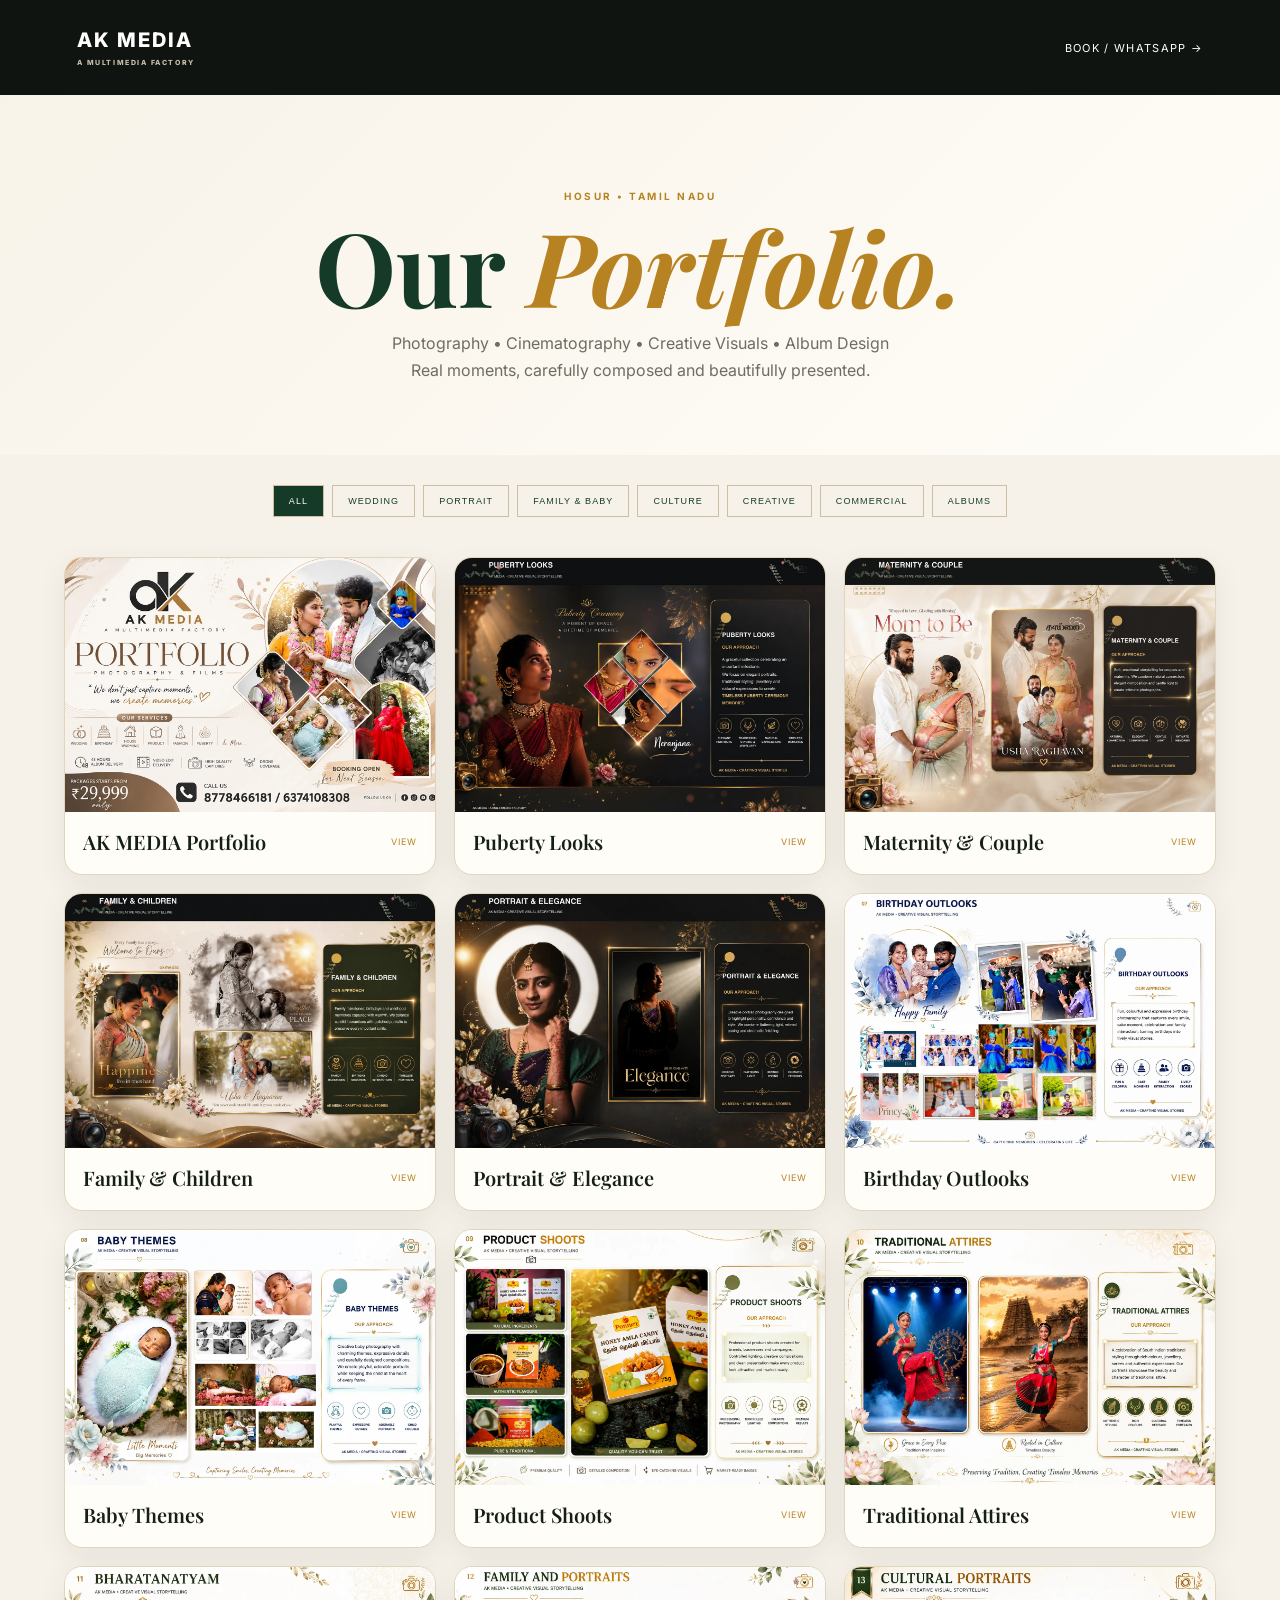
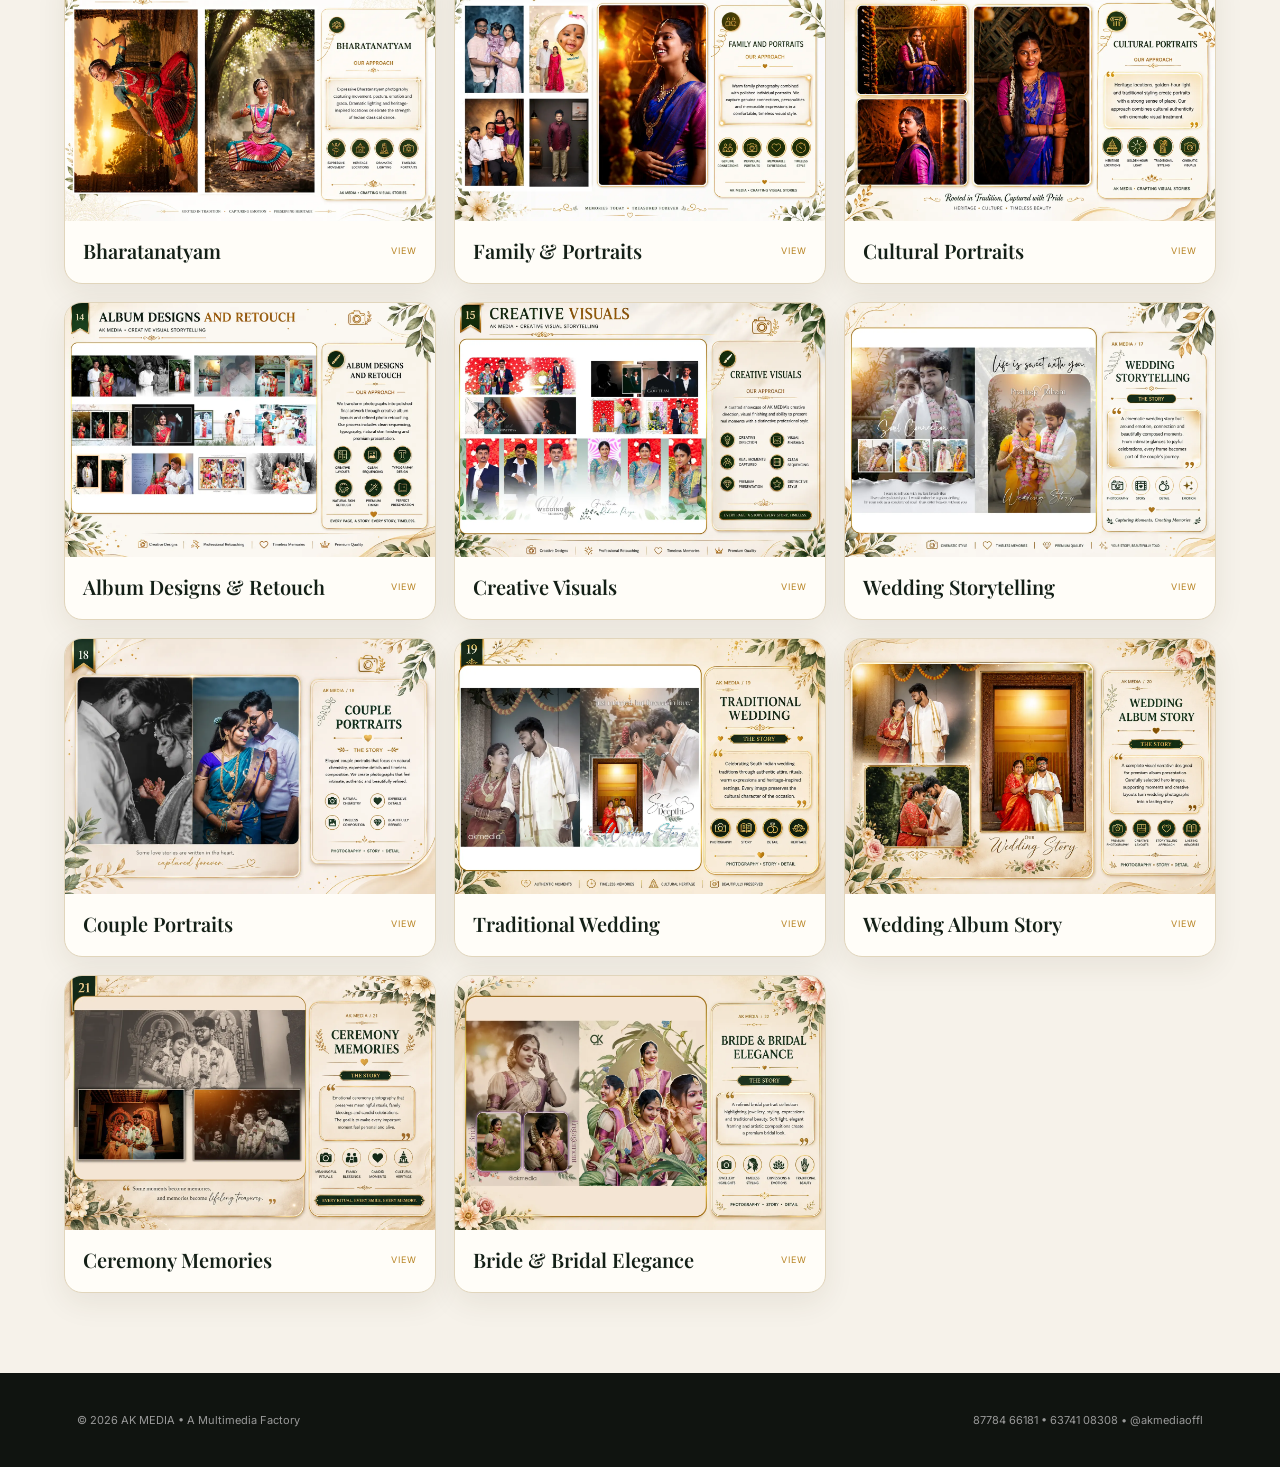
<file: portfolio.html>
<!doctype html>
<html lang="en">
<head>
<meta charset="utf-8">
<meta name="viewport" content="width=device-width,initial-scale=1">
<title>AK MEDIA | Portfolio — Photography & Films</title>
<meta name="description" content="AK MEDIA — A Multimedia Factory. Photography, cinematography, creative visuals and album design portfolio from Hosur.">
<link rel="preconnect" href="https://fonts.googleapis.com">
<link rel="preconnect" href="https://fonts.gstatic.com" crossorigin>
<link href="https://fonts.googleapis.com/css2?family=Inter:wght@400;500;600;700&family=Playfair+Display:wght@600;700&display=swap" rel="stylesheet">
<style>
:root{--bg:#f6f2ea;--ink:#142017;--muted:#6f6c63;--gold:#b78322;--green:#153b28;--card:#fffdf8}*{box-sizing:border-box}html{scroll-behavior:smooth}body{margin:0;background:var(--bg);color:var(--ink);font-family:Inter,Arial,sans-serif}header{padding:28px 6vw;display:flex;align-items:center;justify-content:space-between;background:#101410;color:white;position:sticky;top:0;z-index:10}.logo{font-weight:800;letter-spacing:.1em;font-size:20px}.logo small{display:block;font-size:7px;color:#c7bda7;letter-spacing:.22em;margin-top:6px}header a{color:white;text-decoration:none;font-size:11px;text-transform:uppercase;letter-spacing:.12em}.hero{padding:95px 6vw 70px;text-align:center;background:linear-gradient(135deg,#f8f3e9,#fffdf8)}.eyebrow{font-size:10px;letter-spacing:.25em;text-transform:uppercase;color:var(--gold);font-weight:700}h1,h2{font-family:"Playfair Display",Georgia,serif}h1{font-size:clamp(52px,8vw,110px);line-height:.9;margin:18px 0;color:var(--green)}h1 em{color:var(--gold)}.hero p{max-width:720px;margin:0 auto;color:var(--muted);line-height:1.7}.filters{padding:30px 6vw;display:flex;gap:8px;flex-wrap:wrap;justify-content:center;position:sticky;top:76px;background:rgba(246,242,234,.94);backdrop-filter:blur(12px);z-index:9}button{border:1px solid #cdbf9f;background:transparent;padding:10px 15px;text-transform:uppercase;font-size:9px;letter-spacing:.12em;cursor:pointer;color:var(--green)}button.active,button:hover{background:var(--green);color:white}.grid{padding:10px 5vw 80px;display:grid;grid-template-columns:repeat(3,1fr);gap:18px;max-width:1500px;margin:auto}.card{background:var(--card);border:1px solid #e1d5bb;border-radius:18px;overflow:hidden;box-shadow:0 10px 30px rgba(60,45,20,.08);cursor:pointer}.card img{display:block;width:100%;aspect-ratio:16/11;object-fit:cover;transition:.5s}.card:hover img{transform:scale(1.025)}.card .meta{padding:16px 18px 19px;display:flex;justify-content:space-between;gap:12px;align-items:center}.card h3{margin:0;font:600 20px "Playfair Display",Georgia,serif}.card span{font-size:9px;text-transform:uppercase;letter-spacing:.12em;color:var(--gold)}.lightbox{position:fixed;inset:0;background:rgba(0,0,0,.92);display:none;align-items:center;justify-content:center;padding:30px;z-index:50}.lightbox.open{display:flex}.lightbox img{max-width:95vw;max-height:88vh;object-fit:contain;box-shadow:0 20px 60px #000}.close{position:fixed;top:20px;right:25px;color:#fff;border:0;font-size:30px;background:none;letter-spacing:0}footer{padding:40px 6vw;background:#101410;color:#999;display:flex;justify-content:space-between;font-size:11px}@media(max-width:900px){.grid{grid-template-columns:1fr 1fr}}@media(max-width:600px){header{padding:20px 5vw}header a{display:none}.hero{padding:70px 6vw}.grid{grid-template-columns:1fr;padding:10px 5vw 60px}.filters{top:65px}footer{flex-direction:column;gap:12px}}
</style>
</head>
<body>
<header><div class="logo">AK MEDIA<small>A MULTIMEDIA FACTORY</small></div><a href="https://wa.me/918778466181?text=Hi%20AK%20MEDIA%2C%20I%20would%20like%20to%20enquire%20about%20a%20shoot." target="_blank">Book / WhatsApp →</a></header>
<section class="hero"><div class="eyebrow">Hosur • Tamil Nadu</div><h1>Our <em>Portfolio.</em></h1><p>Photography • Cinematography • Creative Visuals • Album Design<br>Real moments, carefully composed and beautifully presented.</p></section>
<div class="filters"><button class="active" data-filter="all">All</button><button data-filter="wedding">Wedding</button><button data-filter="portrait">Portrait</button><button data-filter="family">Family & Baby</button><button data-filter="culture">Culture</button><button data-filter="creative">Creative</button><button data-filter="commercial">Commercial</button><button data-filter="album">Albums</button></div>
<main class="grid">
<article class="card" data-cat="all" data-title="AK MEDIA Portfolio"><img src="01-cover.webp" alt="AK MEDIA Portfolio" loading="lazy"><div class="meta"><h3>AK MEDIA Portfolio</h3><span>View</span></div></article>
<article class="card" data-cat="all" data-title="Puberty Looks"><img src="02-puberty.webp" alt="Puberty Looks" loading="lazy"><div class="meta"><h3>Puberty Looks</h3><span>View</span></div></article>
<article class="card" data-cat="culture" data-title="Maternity & Couple"><img src="03-maternity.webp" alt="Maternity & Couple" loading="lazy"><div class="meta"><h3>Maternity & Couple</h3><span>View</span></div></article>
<article class="card" data-cat="family" data-title="Family & Children"><img src="04-family.webp" alt="Family & Children" loading="lazy"><div class="meta"><h3>Family & Children</h3><span>View</span></div></article>
<article class="card" data-cat="portrait" data-title="Portrait & Elegance"><img src="05-portrait.webp" alt="Portrait & Elegance" loading="lazy"><div class="meta"><h3>Portrait & Elegance</h3><span>View</span></div></article>
<article class="card" data-cat="family" data-title="Birthday Outlooks"><img src="06-birthday.webp" alt="Birthday Outlooks" loading="lazy"><div class="meta"><h3>Birthday Outlooks</h3><span>View</span></div></article>
<article class="card" data-cat="family" data-title="Baby Themes"><img src="07-baby.webp" alt="Baby Themes" loading="lazy"><div class="meta"><h3>Baby Themes</h3><span>View</span></div></article>
<article class="card" data-cat="commercial" data-title="Product Shoots"><img src="08-product.webp" alt="Product Shoots" loading="lazy"><div class="meta"><h3>Product Shoots</h3><span>View</span></div></article>
<article class="card" data-cat="culture" data-title="Traditional Attires"><img src="09-traditional.webp" alt="Traditional Attires" loading="lazy"><div class="meta"><h3>Traditional Attires</h3><span>View</span></div></article>
<article class="card" data-cat="culture" data-title="Bharatanatyam"><img src="10-bharatanatyam.webp" alt="Bharatanatyam" loading="lazy"><div class="meta"><h3>Bharatanatyam</h3><span>View</span></div></article>
<article class="card" data-cat="family" data-title="Family & Portraits"><img src="11-family-portraits.webp" alt="Family & Portraits" loading="lazy"><div class="meta"><h3>Family & Portraits</h3><span>View</span></div></article>
<article class="card" data-cat="culture" data-title="Cultural Portraits"><img src="12-cultural.webp" alt="Cultural Portraits" loading="lazy"><div class="meta"><h3>Cultural Portraits</h3><span>View</span></div></article>
<article class="card" data-cat="album" data-title="Album Designs & Retouch"><img src="13-albums.webp" alt="Album Designs & Retouch" loading="lazy"><div class="meta"><h3>Album Designs & Retouch</h3><span>View</span></div></article>
<article class="card" data-cat="creative" data-title="Creative Visuals"><img src="14-creative.webp" alt="Creative Visuals" loading="lazy"><div class="meta"><h3>Creative Visuals</h3><span>View</span></div></article>
<article class="card" data-cat="wedding" data-title="Wedding Storytelling"><img src="15-wedding-story.webp" alt="Wedding Storytelling" loading="lazy"><div class="meta"><h3>Wedding Storytelling</h3><span>View</span></div></article>
<article class="card" data-cat="portrait" data-title="Couple Portraits"><img src="16-couple.webp" alt="Couple Portraits" loading="lazy"><div class="meta"><h3>Couple Portraits</h3><span>View</span></div></article>
<article class="card" data-cat="wedding" data-title="Traditional Wedding"><img src="17-traditional-wedding.webp" alt="Traditional Wedding" loading="lazy"><div class="meta"><h3>Traditional Wedding</h3><span>View</span></div></article>
<article class="card" data-cat="album" data-title="Wedding Album Story"><img src="18-wedding-album.webp" alt="Wedding Album Story" loading="lazy"><div class="meta"><h3>Wedding Album Story</h3><span>View</span></div></article>
<article class="card" data-cat="wedding" data-title="Ceremony Memories"><img src="19-ceremony.webp" alt="Ceremony Memories" loading="lazy"><div class="meta"><h3>Ceremony Memories</h3><span>View</span></div></article>
<article class="card" data-cat="portrait" data-title="Bride & Bridal Elegance"><img src="20-bridal.webp" alt="Bride & Bridal Elegance" loading="lazy"><div class="meta"><h3>Bride & Bridal Elegance</h3><span>View</span></div></article>
</main>
<div class="lightbox" id="lightbox"><button class="close" aria-label="Close">×</button><img id="lightboxImg" alt=""></div>
<footer><div>© 2026 AK MEDIA • A Multimedia Factory</div><div>87784 66181 • 63741 08308 • @akmediaoffl</div></footer>
<script>const buttons=document.querySelectorAll('.filters button'),cards=document.querySelectorAll('.card');buttons.forEach(b=>b.addEventListener('click',()=>{buttons.forEach(x=>x.classList.remove('active'));b.classList.add('active');const f=b.dataset.filter;cards.forEach(c=>c.style.display=(f==='all'||c.dataset.cat===f)?'block':'none')}));const lb=document.getElementById('lightbox'),li=document.getElementById('lightboxImg');cards.forEach(c=>c.addEventListener('click',()=>{li.src=c.querySelector('img').src;li.alt=c.dataset.title;lb.classList.add('open')}));lb.addEventListener('click',e=>{if(e.target===lb||e.target.classList.contains('close'))lb.classList.remove('open')});document.addEventListener('keydown',e=>{if(e.key==='Escape')lb.classList.remove('open')});</script>
</body></html>
</file>
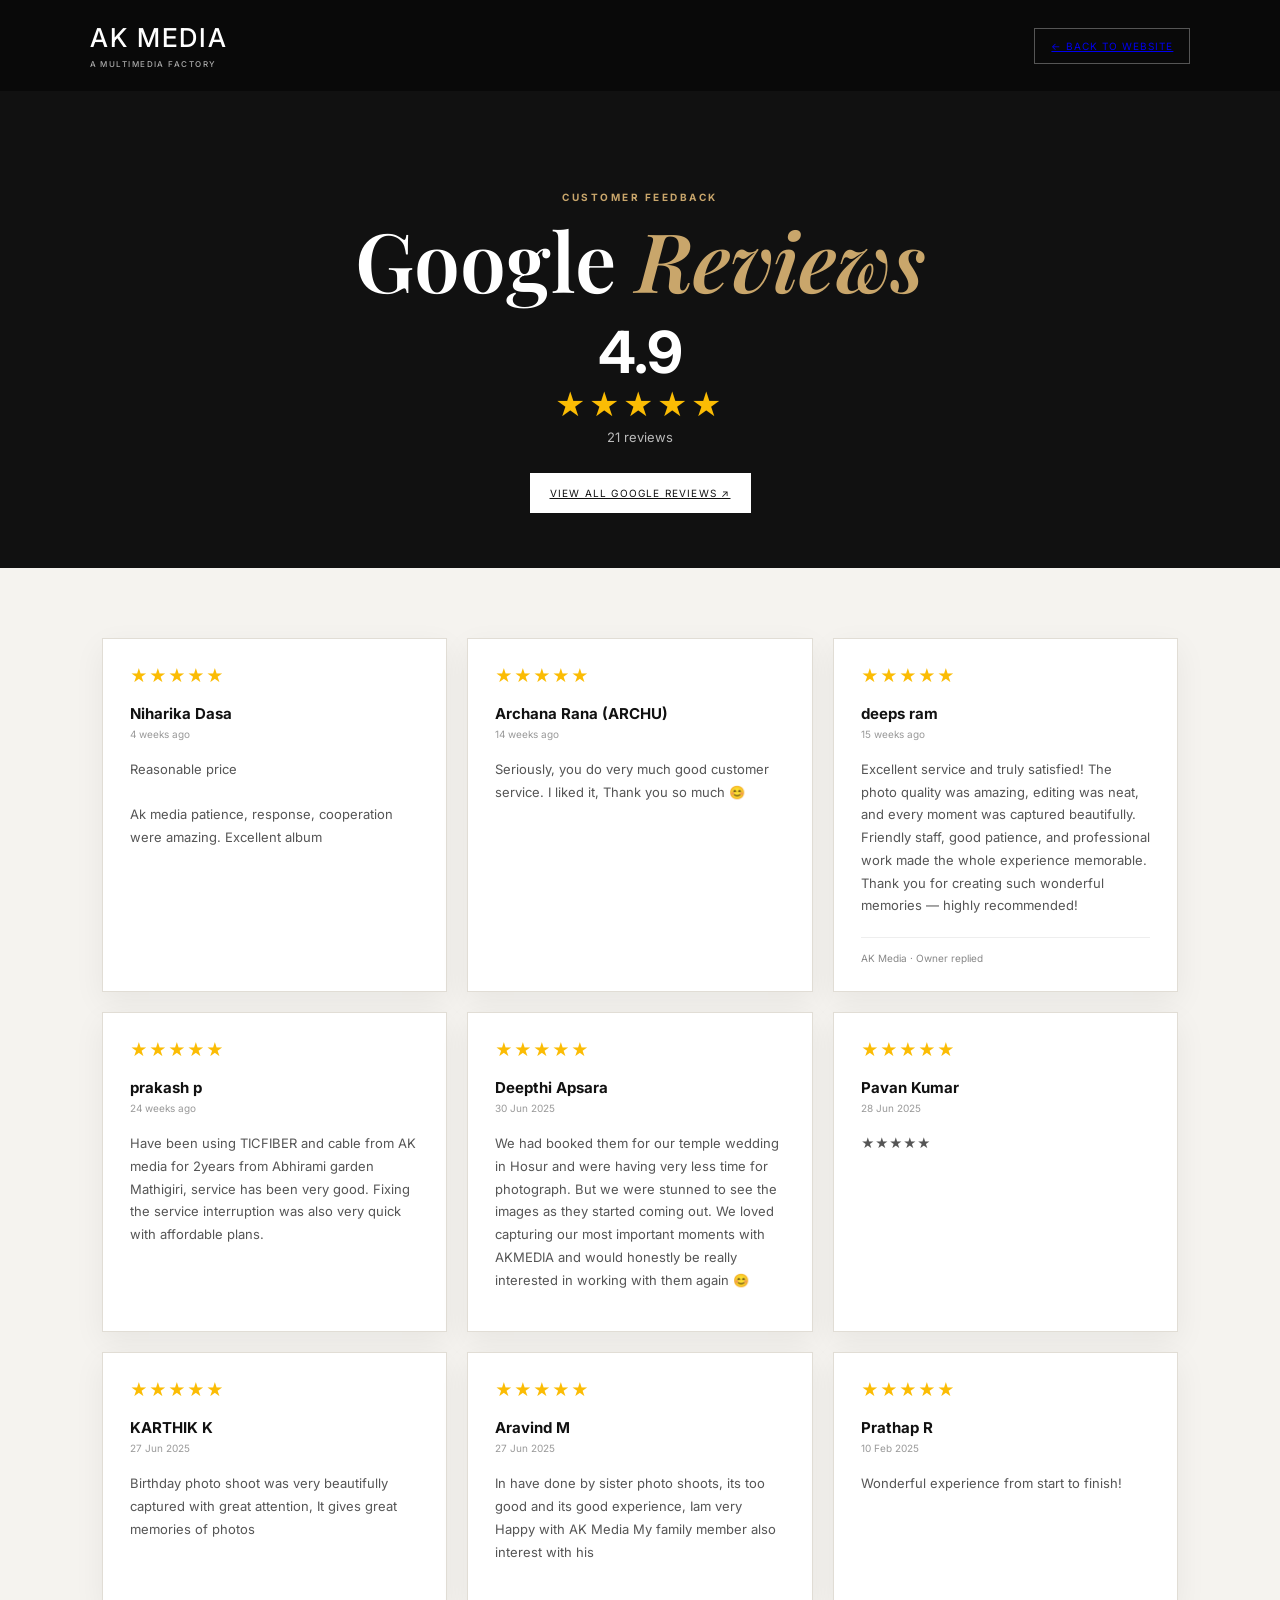
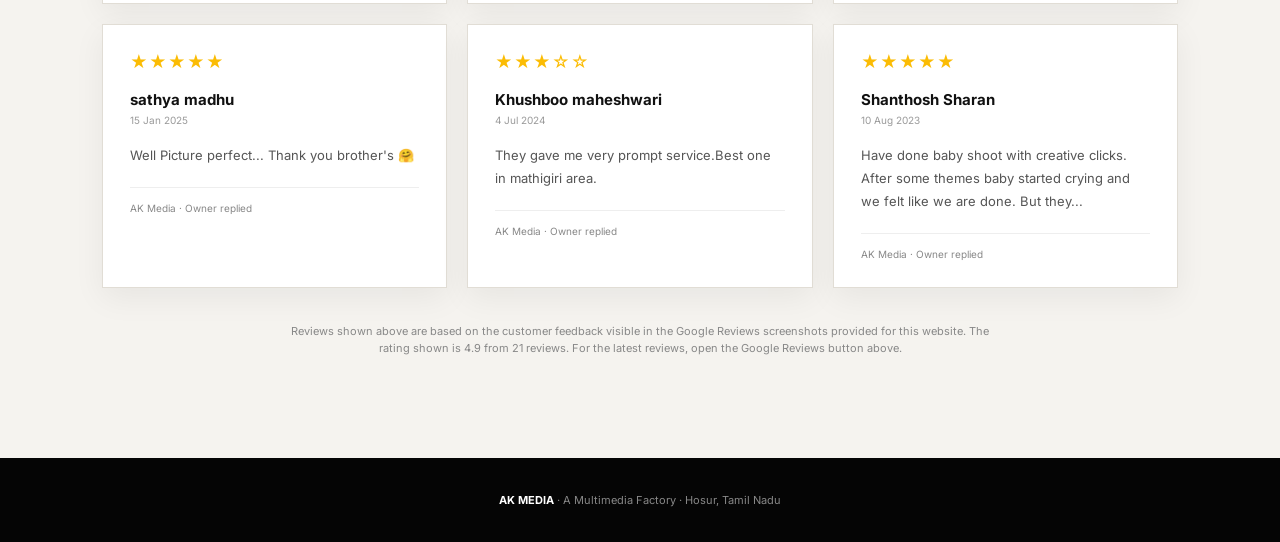
<file: reviews.html>
<!doctype html>
<html lang="en">
<head>
<meta charset="utf-8"><meta name="viewport" content="width=device-width,initial-scale=1">
<title>Google Reviews | AK MEDIA - A Multimedia Factory</title>
<meta name="description" content="Customer reviews for AK MEDIA, Hosur. See our Google rating and customer feedback.">
<link rel="preconnect" href="https://fonts.googleapis.com"><link rel="preconnect" href="https://fonts.gstatic.com" crossorigin><link href="https://fonts.googleapis.com/css2?family=Inter:wght@400;500;600;700&family=Playfair+Display:wght@600;700&display=swap" rel="stylesheet">
<style>
:root{--bg:#f5f3ef;--ink:#111;--muted:#777;--dark:#090909;--line:#ddd;--accent:#c9a66b}*{box-sizing:border-box}html{scroll-behavior:smooth}body{margin:0;background:var(--bg);color:var(--ink);font-family:Inter,Arial,sans-serif}.top{background:#090909;color:#fff;padding:22px 7vw;display:flex;justify-content:space-between;align-items:center;gap:20px}.brand{font-weight:500;letter-spacing:.08em;font-size:26px}.brand small{display:block;font-size:8px;letter-spacing:.18em;color:#aaa;margin-top:6px}.back{border:1px solid #555;padding:11px 16px;font-size:10px;text-transform:uppercase;letter-spacing:.1em}.hero{padding:90px 8vw 55px;text-align:center;background:#111;color:#fff}.eyebrow{font-size:10px;letter-spacing:.25em;text-transform:uppercase;color:var(--accent);font-weight:700}.hero h1{font:600 clamp(46px,7vw,82px) "Playfair Display",Georgia,serif;line-height:.95;margin:18px 0}.hero h1 em{color:var(--accent);font-style:italic}.rating{font-size:58px;font-weight:700}.stars{color:#fbbc04;font-size:30px;letter-spacing:3px}.count{color:#bbb;font-size:13px;margin-top:6px}.google-btn{display:inline-block;margin-top:28px;background:#fff;color:#111;padding:14px 20px;font-size:10px;text-transform:uppercase;letter-spacing:.12em}.reviews{padding:70px 8vw 100px;max-width:1350px;margin:auto}.review-grid{display:grid;grid-template-columns:repeat(3,1fr);gap:20px}.card{background:#fff;border:1px solid #e1ddd5;padding:27px;box-shadow:0 10px 30px rgba(0,0,0,.06);min-height:230px}.card .stars{font-size:17px;letter-spacing:1px}.name{font-weight:700;font-size:15px;margin-top:18px}.date{font-size:10px;color:#999;margin-top:5px}.text{font-size:13px;line-height:1.75;color:#555;margin-top:18px}.owner{border-top:1px solid #eee;margin-top:20px;padding-top:14px;font-size:10px;color:#888}.footer{background:#050505;color:#888;text-align:center;padding:35px 7vw;font-size:11px}.footer strong{color:#fff}.review-note{text-align:center;color:#888;font-size:11px;margin:35px auto 0;max-width:700px;line-height:1.6}@media(max-width:900px){.review-grid{grid-template-columns:1fr 1fr}}@media(max-width:600px){.top{padding:18px 5vw}.brand{font-size:21px}.back{font-size:8px;padding:9px 12px}.hero{padding:70px 6vw 45px}.reviews{padding:55px 6vw 75px}.review-grid{grid-template-columns:1fr}.card{min-height:0}}
</style>
</head>
<body>
<header class="top"><div class="brand">AK MEDIA<small>A MULTIMEDIA FACTORY</small></div><a class="back" href="index.html">← Back to Website</a></header>
<section class="hero"><p class="eyebrow">CUSTOMER FEEDBACK</p><h1>Google <em>Reviews</em></h1><div class="rating">4.9</div><div class="stars">★★★★★</div><div class="count">21 reviews</div><a class="google-btn" href="https://maps.app.goo.gl/3XNjijVjewPXvJEq8" target="_blank" rel="noopener">View all Google Reviews ↗</a></section>
<main class="reviews"><div class="review-grid">
<article class="card"><div class="stars">★★★★★</div><div class="name">Niharika Dasa</div><div class="date">4 weeks ago</div><p class="text">Reasonable price<br><br>Ak media patience, response, cooperation were amazing. Excellent album</p></article>
<article class="card"><div class="stars">★★★★★</div><div class="name">Archana Rana (ARCHU)</div><div class="date">14 weeks ago</div><p class="text">Seriously, you do very much good customer service. I liked it, Thank you so much 😊</p></article>
<article class="card"><div class="stars">★★★★★</div><div class="name">deeps ram</div><div class="date">15 weeks ago</div><p class="text">Excellent service and truly satisfied! The photo quality was amazing, editing was neat, and every moment was captured beautifully. Friendly staff, good patience, and professional work made the whole experience memorable. Thank you for creating such wonderful memories — highly recommended!</p><div class="owner">AK Media · Owner replied</div></article>
<article class="card"><div class="stars">★★★★★</div><div class="name">prakash p</div><div class="date">24 weeks ago</div><p class="text">Have been using TICFIBER and cable from AK media for 2years from Abhirami garden Mathigiri, service has been very good. Fixing the service interruption was also very quick with affordable plans.</p></article>
<article class="card"><div class="stars">★★★★★</div><div class="name">Deepthi Apsara</div><div class="date">30 Jun 2025</div><p class="text">We had booked them for our temple wedding in Hosur and were having very less time for photograph. But we were stunned to see the images as they started coming out. We loved capturing our most important moments with AKMEDIA and would honestly be really interested in working with them again 😊</p></article>
<article class="card"><div class="stars">★★★★★</div><div class="name">Pavan Kumar</div><div class="date">28 Jun 2025</div><p class="text">★★★★★</p></article>
<article class="card"><div class="stars">★★★★★</div><div class="name">KARTHIK K</div><div class="date">27 Jun 2025</div><p class="text">Birthday photo shoot was very beautifully captured with great attention, It gives great memories of photos</p></article>
<article class="card"><div class="stars">★★★★★</div><div class="name">Aravind M</div><div class="date">27 Jun 2025</div><p class="text">In have done by sister photo shoots, its too good and its good experience, Iam very Happy with AK Media My family member also interest with his</p></article>
<article class="card"><div class="stars">★★★★★</div><div class="name">Prathap R</div><div class="date">10 Feb 2025</div><p class="text">Wonderful experience from start to finish!</p></article>
<article class="card"><div class="stars">★★★★★</div><div class="name">sathya madhu</div><div class="date">15 Jan 2025</div><p class="text">Well Picture perfect... Thank you brother's 🤗</p><div class="owner">AK Media · Owner replied</div></article>
<article class="card"><div class="stars">★★★☆☆</div><div class="name">Khushboo maheshwari</div><div class="date">4 Jul 2024</div><p class="text">They gave me very prompt service.Best one in mathigiri area.</p><div class="owner">AK Media · Owner replied</div></article>
<article class="card"><div class="stars">★★★★★</div><div class="name">Shanthosh Sharan</div><div class="date">10 Aug 2023</div><p class="text">Have done baby shoot with creative clicks. After some themes baby started crying and we felt like we are done. But they...</p><div class="owner">AK Media · Owner replied</div></article>
</div><p class="review-note">Reviews shown above are based on the customer feedback visible in the Google Reviews screenshots provided for this website. The rating shown is 4.9 from 21 reviews. For the latest reviews, open the Google Reviews button above.</p></main>
<footer class="footer"><strong>AK MEDIA</strong> · A Multimedia Factory · Hosur, Tamil Nadu</footer>
</body></html>
</file>
